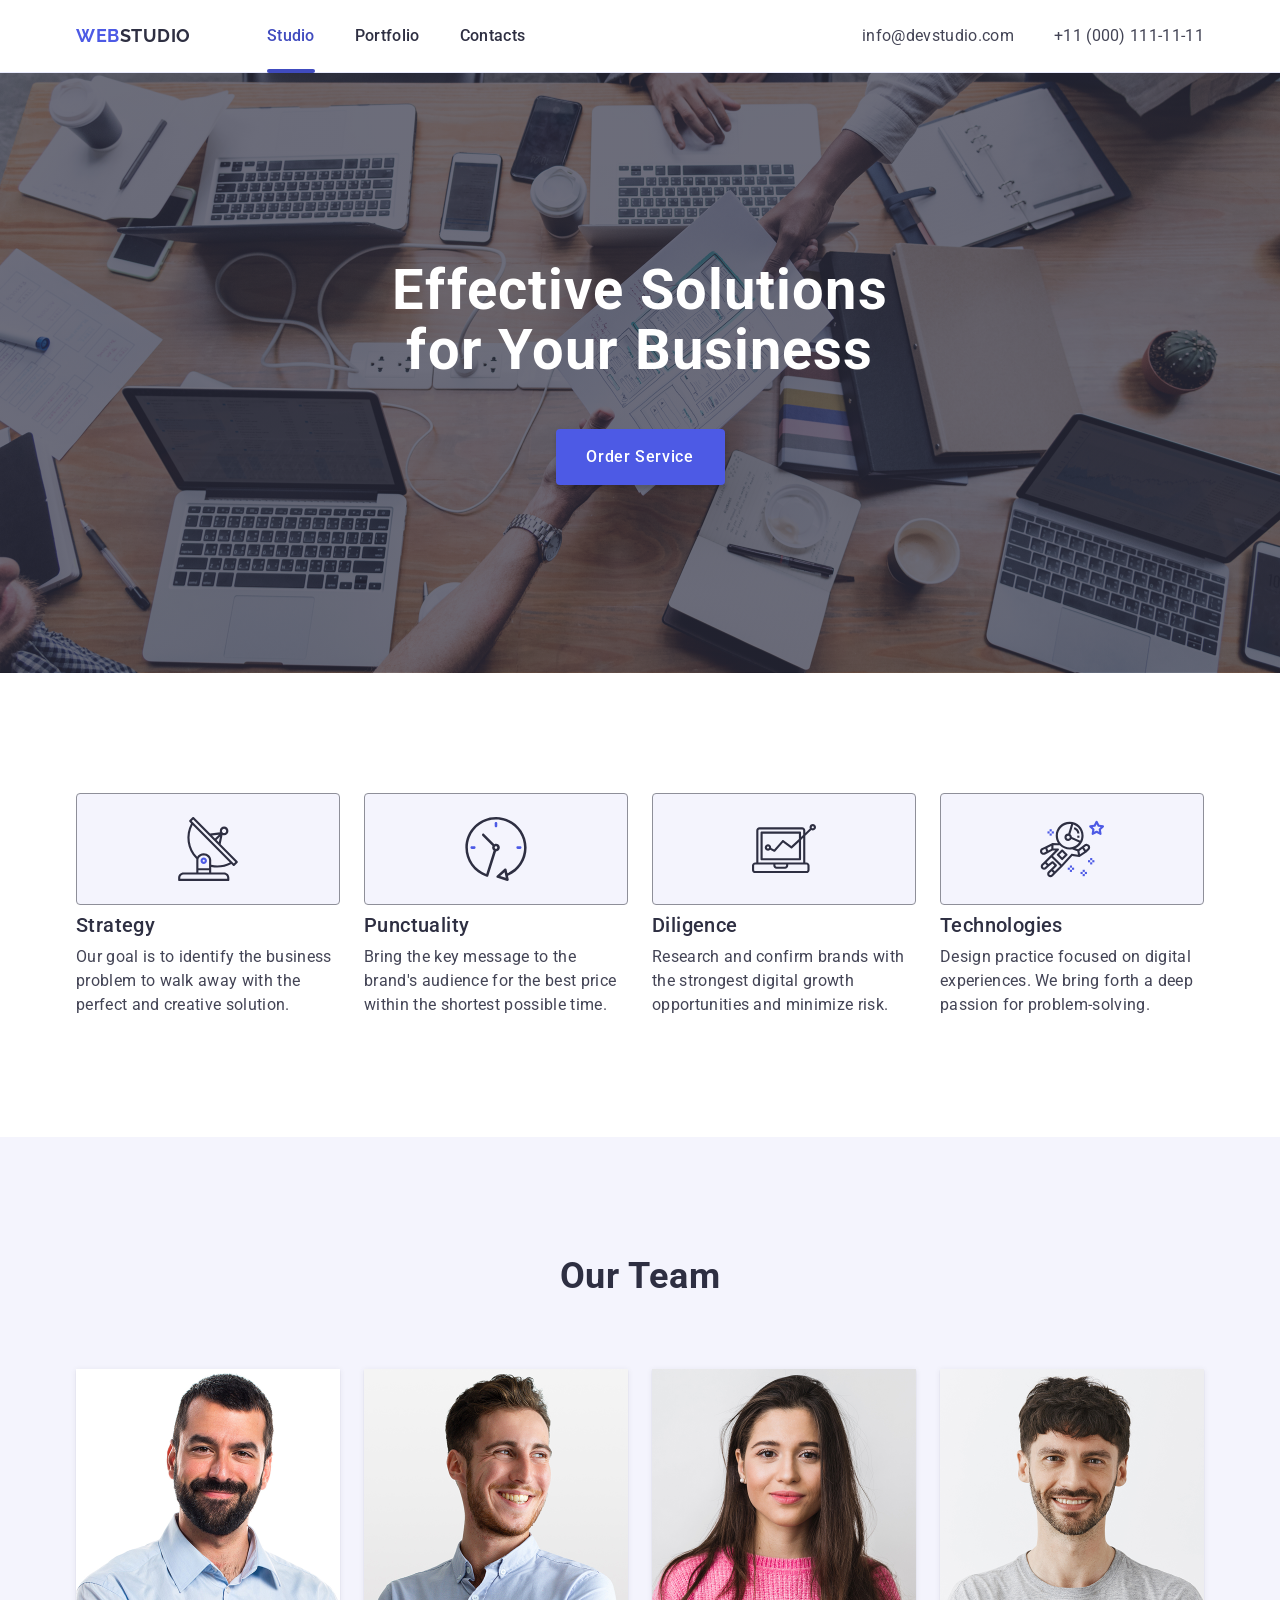
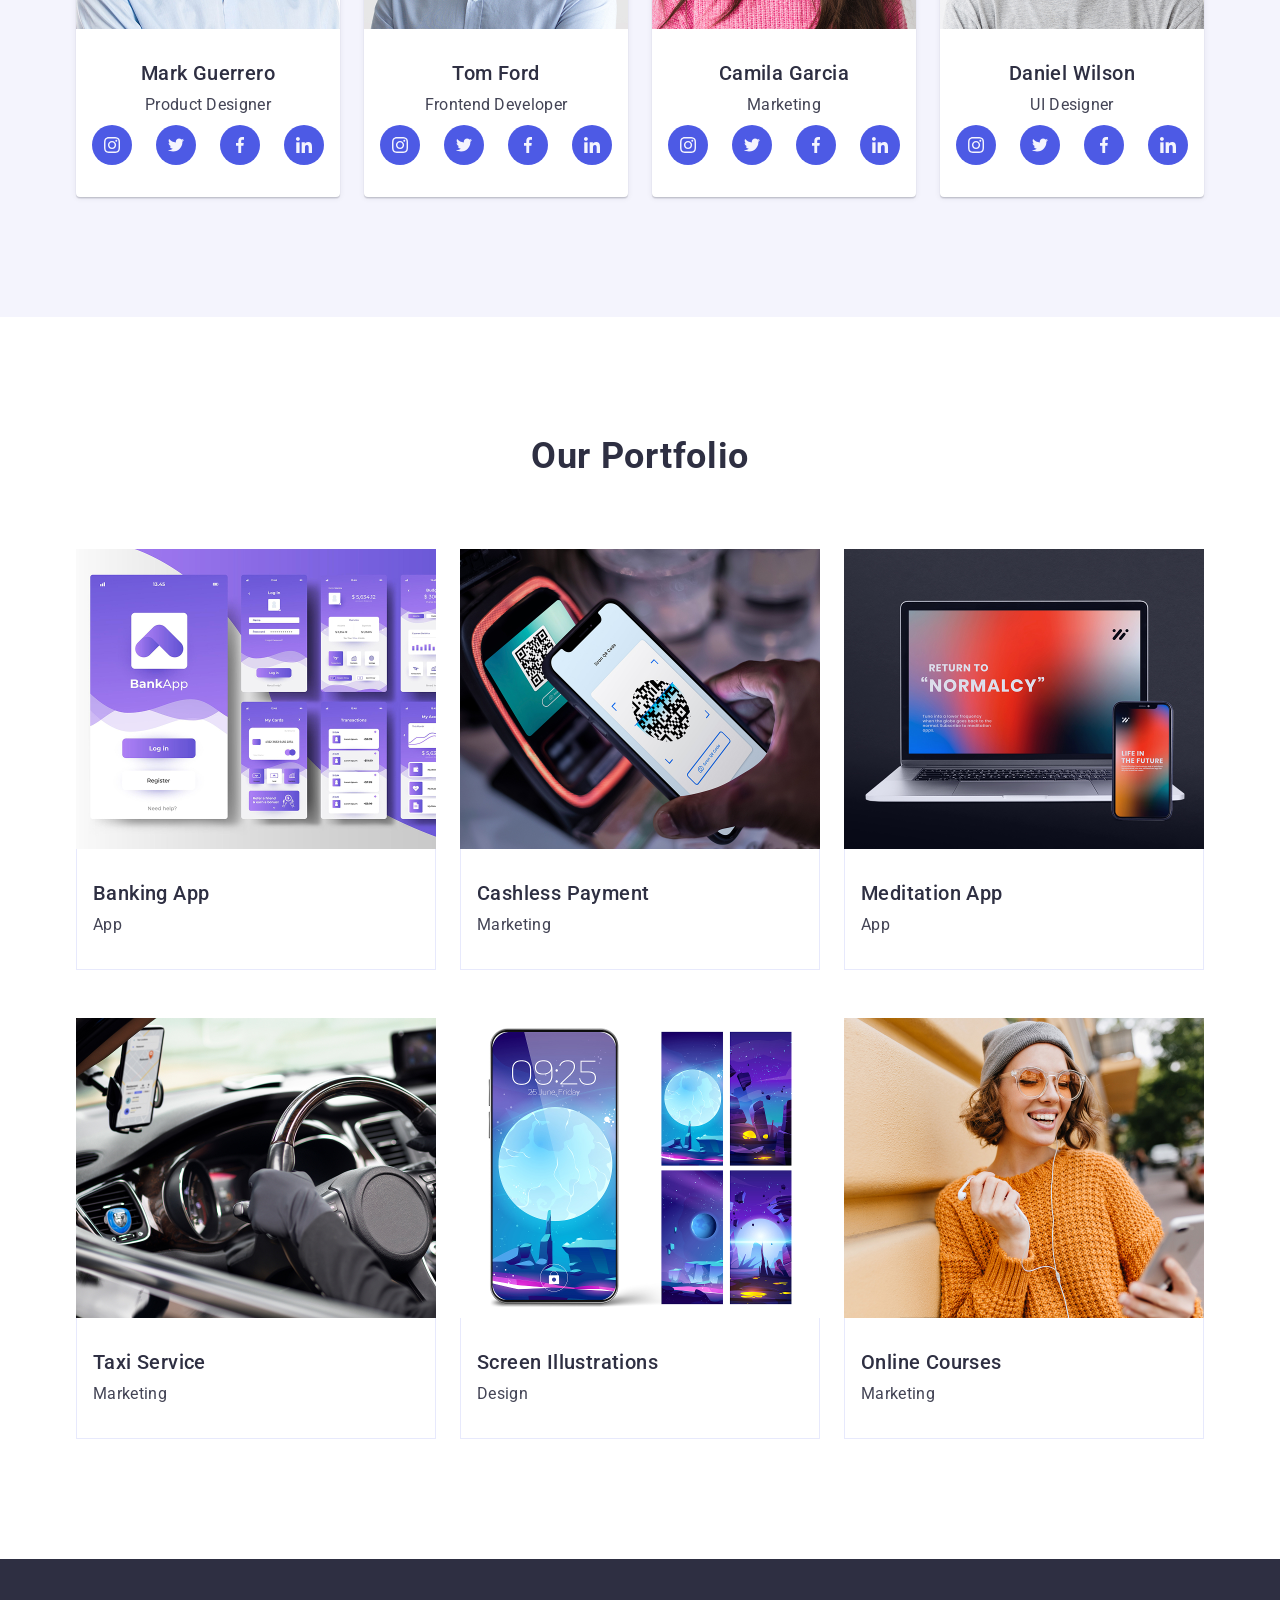
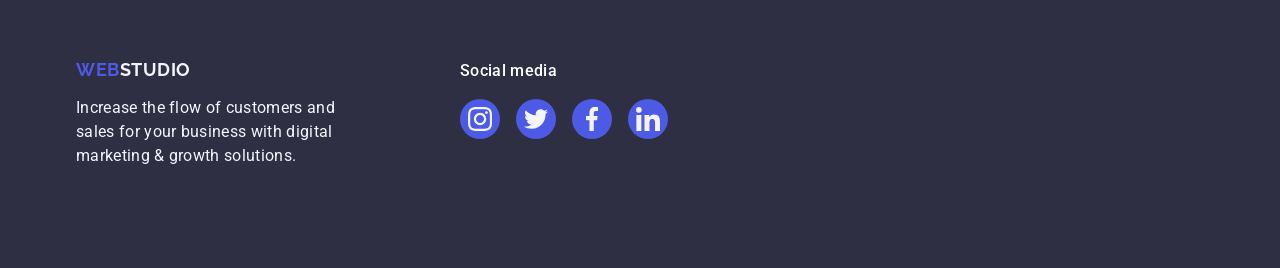
<file: index.html>
<!doctype html>
<html lang="en">
  <head>
    <meta charset="UTF-8" />
    <meta name="description" content="WebStudio welcoming page" />
    <title>WebStudio</title>
    <link
      rel="stylesheet"
      href="https://cdnjs.cloudflare.com/ajax/libs/modern-normalize/3.0.1/modern-normalize.min.css"
      integrity="sha512-q6WgHqiHlKyOqslT/lgBgodhd03Wp4BEqKeW6nNtlOY4quzyG3VoQKFrieaCeSnuVseNKRGpGeDU3qPmabCANg=="
      crossorigin="anonymous"
      referrerpolicy="no-referrer"
    />
    <link rel="preconnect" href="https://fonts.googleapis.com" />
    <link rel="preconnect" href="https://fonts.gstatic.com" crossorigin />
    <link
      href="https://fonts.googleapis.com/css2?family=Raleway:ital,wght@0,100..900;1,100..900&family=Roboto:ital,wght@0,100..900;1,100..900&display=swap"
      rel="stylesheet"
    />
    <link rel="stylesheet" href="./css/styles.css" />
  </head>
  <body class="page-body">
    <div class="page-container">
      <header class="page-header">
        <div class="container nav">
          <a class="logo-header" href="./index.html"
            >Web<span class="accent-logo">Studio</span></a
          >
          <div class="header-links">
            <nav class="page-nav">
              <ul class="nav-list">
                <li><a class="nav-link current" href="">Studio</a></li>
                <li><a class="nav-link" href="">Portfolio</a></li>
                <li><a class="nav-link" href="">Contacts</a></li>
              </ul>
            </nav>
            <address class="contacts">
              <ul class="address-list">
                <li>
                  <a class="contacts-link" href="mailto:info@devstudio.com"
                    >info@devstudio.com</a
                  >
                </li>
                <li>
                  <a class="contacts-link" href="tel:+110001111111"
                    >+11 (000) 111-11-11</a
                  >
                </li>
              </ul>
            </address>
          </div>
        </div>
      </header>
      <main class="main-container">
        <!--Order service section-->
        <section class="moto">
          <div class="container">
            <h1>Effective Solutions for Your Business</h1>
            <button class="button-order" type="button">Order Service</button>
          </div>
        </section>
        <!--Our features section-->
        <section class="features-sec">
          <div class="container">
            <h2 class="visually-hidden">Our Features</h2>
            <ul class="features-list">
              <li class="features-item">
                <div class="features-icon-box">
                  <svg class="antenna" width="64" height="64">
                    <use href="./images/icons.svg#antenna"></use>
                  </svg>
                </div>
                <h3>Strategy</h3>
                <p class="features-p">
                  Our goal is to identify the business problem to walk away with
                  the perfect and creative solution.
                </p>
              </li>
              <li class="features-item">
                <div class="features-icon-box">
                  <svg class="clock" width="64" height="64">
                  <use href="./images/icons.svg#clock"></use>
                  </svg>
                </div>
                <h3>Punctuality</h3>
                <p class="features-p">
                  Bring the key message to the brand's audience for the best
                  price within the shortest possible time.
                </p>
              </li>
              <li class="features-item">
                <div class="features-icon-box">
                  <svg class="pc" width="64" height="64">
                  <use href="./images/icons.svg#pc"></use>
                  </svg>
                </div>
                <h3>Diligence</h3>
                <p class="features-p">
                  Research and confirm brands with the strongest digital growth
                  opportunities and minimize risk.
                </p>
              </li>
              <li class="features-item">
                <div class="features-icon-box">
                  <svg class="astronaut" width="64" height="64">
                  <use href="./images/icons.svg#astronaut"></use>
                  </svg>
                </div>
                <h3>Technologies</h3>
                <p class="features-p">
                  Design practice focused on digital experiences. We bring forth
                  a deep passion for problem-solving.
                </p>
              </li>
            </ul>
          </div>
        </section>
        <!--Our team section-->
        <section class="team-sec">
          <div class="container team">
            <h2>Our Team</h2>
            <ul class="team-list">
              <li class="team-link">
                <img
                  src="./images/mark-g.jpg"
                  width="264"
                  height="260"
                  alt="partrait of Mark Guerrero"
                />
                <div class="card-name">
                  <h3 class="team-name">Mark Guerrero</h3>
                  <p class="team-position">Product Designer</p>
                  <ul class="social-ico">
                    <li class="icon">
                      <a href="" class="ico-link">
                          <svg class="instagram" width="16" height="16">
                            <use href="./images/icons.svg#instagram"></use>
                          </svg>
                      </a>
                    </li>
                    <li class="icon">
                      <a href="" class="ico-link">
                        <svg class="twitter" width="16" height="16">
                          <use href="./images/icons.svg#twitter"></use>
                        </svg>
                      </a>
                    </li>
                    <li class="icon">
                      <a href="" class="ico-link">
                        <svg class="facebook" width="16" height="16">
                          <use href="./images/icons.svg#facebook"></use>
                        </svg>
                      </a>
                    </li>
                    <li class="icon">
                      <a href="" class="ico-link">
                        <svg class="linkedin" width="16" height="16">
                          <use href="./images/icons.svg#linkedin"></use>
                        </svg>
                      </a>
                    </li>
                  </ul>
                </div>
              </li>
              <li class="team-link">
                <img
                  src="./images/tom-f.jpg"
                  width="264"
                  height="260"
                  alt="partrait of Tom Ford"
                />
                <div class="card-name">
                  <h3 class="team-name">Tom Ford</h3>
                  <p class="team-position">Frontend Developer</p>
                  <ul class="social-ico">
                    <li class="icon">
                      <a href="" class="ico-link">
                          <svg class="instagram" width="16" height="16">
                            <use href="./images/icons.svg#instagram"></use>
                          </svg>
                      </a>
                    </li>
                    <li class="icon">
                      <a href="" class="ico-link">
                        <svg class="twitter" width="16" height="16">
                          <use href="./images/icons.svg#twitter"></use>
                        </svg>
                      </a>
                    </li>
                    <li class="icon">
                      <a href="" class="ico-link">
                        <svg class="facebook" width="16" height="16">
                          <use href="./images/icons.svg#facebook"></use>
                        </svg>
                      </a>
                    </li>
                    <li class="icon">
                      <a href="" class="ico-link">
                        <svg class="linkedin" width="16" height="16">
                          <use href="./images/icons.svg#linkedin"></use>
                        </svg>
                      </a>
                    </li>
                  </ul>
                </div>
              </li>
              <li class="team-link">
                <img
                  src="./images/camila-g.jpg"
                  width="264"
                  height="260"
                  alt="partrait of Camila Garcia"
                />
                <div class="card-name">
                  <h3 class="team-name">Camila Garcia</h3>
                  <p class="team-position">Marketing</p>
                  <ul class="social-ico">
                    <li class="icon">
                      <a href="" class="ico-link">
                          <svg class="instagram" width="16" height="16">
                            <use href="./images/icons.svg#instagram"></use>
                          </svg>
                      </a>
                    </li>
                    <li class="icon">
                      <a href="" class="ico-link">
                        <svg class="twitter" width="16" height="16">
                          <use href="./images/icons.svg#twitter"></use>
                        </svg>
                      </a>
                    </li>
                    <li class="icon">
                      <a href="" class="ico-link">
                        <svg class="facebook" width="16" height="16">
                          <use href="./images/icons.svg#facebook"></use>
                        </svg>
                      </a>
                    </li>
                    <li class="icon">
                      <a href="" class="ico-link">
                        <svg class="linkedin" width="16" height="16">
                          <use href="./images/icons.svg#linkedin"></use>
                        </svg>
                      </a>
                    </li>
                  </ul>
                </div>
              </li>
              <li class="team-link">
                <img
                  src="./images/daniel-w.jpg"
                  width="264"
                  height="260"
                  alt="partrait of Daniel Wilson"
                />
                <div class="card-name">
                  <h3 class="team-name">Daniel Wilson</h3>
                  <p class="team-position">UI Designer</p>
                  <ul class="social-ico">
                    <li class="icon">
                      <a href="" class="ico-link">
                          <svg class="instagram" width="16" height="16">
                            <use href="./images/icons.svg#instagram"></use>
                          </svg>
                      </a>
                    </li>
                    <li class="icon">
                      <a href="" class="ico-link">
                        <svg class="twitter" width="16" height="16">
                          <use href="./images/icons.svg#twitter"></use>
                        </svg>
                      </a>
                    </li>
                    <li class="icon">
                      <a href="" class="ico-link">
                        <svg class="facebook" width="16" height="16">
                          <use href="./images/icons.svg#facebook"></use>
                        </svg>
                      </a>
                    </li>
                    <li class="icon">
                      <a href="" class="ico-link">
                        <svg class="linkedin" width="16" height="16">
                          <use href="./images/icons.svg#linkedin"></use>
                        </svg>
                      </a>
                    </li>
                  </ul>
                </div>
              </li>
            </ul>
          </div>
        </section>
        <!--Our portfolio section-->
        <section class="portfolio">
          <div class="container">
              <h2 class="portfolio-title">Our Portfolio</h2>
              <ul class="portfolio-list">
                <li class="portfolio-item">
                  <div class="portf-card">
                    <div class="portf-img-wrapper">
                      <img src="./images/app.jpg" width="360" height="300" alt="banking app" />
                      <div class="portf-overlay">
                        <p class="overlay-text">Detailed description for Banking App will go here later.</p>
                      </div>
                    </div>
                    <div class="portf-box">
                      <h3 class="portf-subtitle">Banking App</h3>
                      <p class="portf-text">App</p>
                    </div>
                  </div>
                </li>

                <li class="portfolio-item">
                  <div class="portf-card">
                    <div class="portf-img-wrapper">
                      <img src="./images/cashless.jpg" width="360" height="300" alt="phone near nfc reader" />
                      <div class="portf-overlay">
                        <p class="overlay-text">14 Stylish and User-Friendly App Design Concepts · Task Manager App · Calorie Tracker App · Exotic Fruit Ecommerce App · Cloud Storage App</p>
                      </div>
                    </div>
                    <div class="portf-box">
                      <h3 class="portf-subtitle">Cashless Payment</h3>
                      <p class="portf-text">Marketing</p>
                    </div>
                  </div>
                </li>

                <li class="portfolio-item">
                  <div class="portf-card">
                    <div class="portf-img-wrapper">
                      <img src="./images/meditation.jpg" width="360" height="300" alt="meditation app" />
                      <div class="portf-overlay">
                        <p class="overlay-text">Detailed description for Meditation App will go here later.</p>
                      </div>
                    </div>
                    <div class="portf-box">
                      <h3 class="portf-subtitle">Meditation App</h3>
                      <p class="portf-text">App</p>
                    </div>
                  </div>
                </li>

                <li class="portfolio-item">
                  <div class="portf-card">
                    <div class="portf-img-wrapper">
                      <img src="./images/taxi.jpg" width="360" height="300" alt="taxi driver hands" />
                      <div class="portf-overlay">
                        <p class="overlay-text">Detailed description for Taxi Service will go here later.</p>
                      </div>
                    </div>
                    <div class="portf-box">
                      <h3 class="portf-subtitle">Taxi Service</h3>
                      <p class="portf-text">Marketing</p>
                    </div>
                  </div>
                </li>

                <li class="portfolio-item">
                  <div class="portf-card">
                    <div class="portf-img-wrapper">
                      <img src="./images/screen.jpg" width="360" height="300" alt="phone screens" />
                      <div class="portf-overlay">
                        <p class="overlay-text">Detailed description for Screen Illustrations will go here later.</p>
                      </div>
                    </div>
                    <div class="portf-box">
                      <h3 class="portf-subtitle">Screen Illustrations</h3>
                      <p class="portf-text">Design</p>
                    </div>
                  </div>
                </li>

                <li class="portfolio-item">
                  <div class="portf-card">
                    <div class="portf-img-wrapper">
                      <img src="./images/online.jpg" width="360" height="300" alt="woman with phone" />
                      <div class="portf-overlay">
                        <p class="overlay-text">Detailed description for Online Courses will go here later.</p>
                      </div>
                    </div>
                    <div class="portf-box">
                      <h3 class="portf-subtitle">Online Courses</h3>
                      <p class="portf-text">Marketing</p>
                    </div>
                  </div>
                </li>
              </ul>
          </div>
        </section>
      </main>
      <footer class="page-footer">
        <div class="container">
          <div class="footer-logo-text">
              <a class="logo-footer" href="./index.html"
                >Web<span class="accent-logo-footer">Studio</span></a>
              <p class="p-footer">
                Increase the flow of customers and sales for your business with
                digital marketing & growth solutions.
              </p>
          </div>
          <div class="find-us">
              <p class="find-us-text">Social media</p>
              <ul class="social-ico-footer">
                    <li class="icon">
                      <a href="" class="ico-link">
                          <svg class="instagram" width="24" height="24">
                            <use href="./images/icons.svg#instagram"></use>
                          </svg>
                      </a>
                    </li>
                    <li class="icon">
                      <a href="" class="ico-link">
                        <svg class="twitter" width="24" height="24">
                          <use href="./images/icons.svg#twitter"></use>
                        </svg>
                      </a>
                    </li>
                    <li class="icon">
                      <a href="" class="ico-link">
                        <svg class="facebook" width="24" height="24">
                          <use href="./images/icons.svg#facebook"></use>
                        </svg>
                      </a>
                    </li>
                    <li class="icon">
                      <a href="" class="ico-link">
                        <svg class="linkedin" width="24" height="24">
                          <use href="./images/icons.svg#linkedin"></use>
                        </svg>
                      </a>
                    </li>
              </ul>
          </div>
        </div>
      </footer>
    </div>
  </body>
</html>
</file>
<file: css/styles.css>
*,
*::before,
*::after {
    box-sizing: border-box;
}


.logo-header {
    font-family: "Raleway", sans-serif;
    font-size: 18px;
    font-weight: 700;
    line-height: 1.17;
    letter-spacing: 0.03em;
    color: #4D5AE5; 
    text-transform: uppercase;
    display: block;
}

.logo-footer {
    font-family: "Raleway", sans-serif;
    font-size: 18px;
    font-weight: 700;
    line-height: 1.17;
    letter-spacing: 0.03em;
    color: #4d5ae5;
    text-transform: uppercase;
    display: inline-block;
    width: 115px;
    margin-bottom: 16px;
}

.accent-logo {
    color: #2E2F42;
}

.accent-logo-footer {
    color: #F4F4FD;
}


body {
    font-family: "Roboto", sans-serif;
    color: #2E2F42;
    font-size: 16px;
    line-height: 1.5;
    font-weight: 500;
    letter-spacing: 0.02em;
    background-color: #FFFFFF;
}

.page-container {
    min-height: 100vh;
    display: flex;
    flex-direction: column;
}

body {
    margin: 0;
}

.container {
    max-width: 1158px;
    margin: 0 auto;
    padding: 0 15px;
}

.page-header .container {
    display: flex;
    align-items: center;
}

.page-header {
    border-bottom: 1px solid #E7E9FC;
    box-shadow: 
        0 1px 6px 0 rgba(46, 47, 66, 0.08),
        0 1px 1px 0 rgba(46, 47, 66, 0.16),
        0 2px 1px 0 rgba(46, 47, 66, 0.08);
}

.header-links {
    display: flex;
    justify-content: space-between;
    margin-left: 76px;
    gap: 40px;
    flex-grow: 1;
}

.main-container {
    flex-grow: 1;
}

a {
    text-decoration: none;
    color: inherit;
    font-style: normal;
    transition: color 250ms cubic-bezier(0.4, 0, 0.2, 1);
}

.contacts {
    color: #434455;
    font-weight: 400;
}

address a:hover,
address a:focus {
    color: #404BBF;
}

.nav-link {
    font-weight: 500;
    padding: 24px 0;
    transition: color 250ms cubic-bezier(0.4, 0, 0.2, 1);
    position: relative;
}

.nav-link.current {
    color: #404BBF;
}

.nav-link.current::after {
    position: absolute;
    left: 0;
    bottom: -1px;
    content: "";
    background-color: #404BBF;
    border-radius: 2px;
    height: 4px;
    width: 100%;
}

.nav-list {
    display: flex;
    gap: 40px;
}

.nav-link,
.contacts-link {
    display: block;
}

.contacts-link {
    padding: 24px 0;
}

.address-list {
    display: flex;
    gap: 40px;
}

.nav-link:active {
    text-decoration: underline;
}

.nav-link:hover,
.nav-link:focus {
    color: #404BBF;
}


.moto {
    background-color: #2E2F42;
    padding: 188px 0;
    background-image: 
        linear-gradient(rgba(46, 47, 66, 0.7), rgba(46, 47, 66, 0.7)),
        url(../images/people-office-1.jpg);
    background-position: center;
    background-repeat: no-repeat;
    display: flex;
    flex-direction: column;
    justify-content: center;
    align-items: center;
    background-size: cover;
    margin: 0 auto;
    max-width: 1440px;
}

.social-ico {
    display: flex;
    flex-direction: row;
    gap: 24px;
    justify-content: center;
    align-items: center;
}

.social-ico-footer {
    display: flex;
    flex-direction: row;
    gap: 16px;
    justify-content: center;
    align-items: center;
}

.features-icon-box svg {
    fill: #2E2F42;
}

.ico-link svg {
    fill: currentColor;
}

.ico-link {
    display: flex;
    background-color: #4D5AE5;
    justify-content: center;
    align-items: center;
    color: #F4F4FD;
    fill: currentColor;
    border-radius: 50%;
    width: 40px;
    height: 40px;
    transition: background-color 250ms cubic-bezier(0.4, 0, 0.2, 1);
}

.ico-link:hover,
.ico-link:focus {
    background-color: #404BBF;
}

.moto .container {
    display: flex;
    flex-direction: column;
    align-items: center;
}

.moto h1 {
    max-width: 496px;
    padding-bottom: 48px;
}

.portfolio {
    padding: 120px 0;
}

h1,
h2,
h3,
h4,
h5,
h6,
p {
    margin-top: 0;
    margin-bottom: 0;
}

ul,
ol {
    margin-top: 0;
    margin-bottom: 0;
    padding-left: 0;
    list-style-type: none;
}

img {
    display: block;
    max-width: 100%;
}

h1 {
    color: #FFFFFF;
    font-weight: 700;
    line-height: 1.07;
    text-align: center;
    font-size: 56px;
    letter-spacing: 0.02em;
}

.button-order {
    background-color: #4D5AE5;
    color: #FFFFFF;
    font-weight: 500;
    font-size: 16px;
    line-height: 1.5;
    letter-spacing: 0.04em;
    cursor: pointer;
    width: 169px;
    padding-top: 16px;
    padding-bottom: 16px;
    border-radius: 4px;
    border: none;
    box-shadow: 0 4px 4px 0 rgba(0, 0, 0, 0.15);
    transition: 
        background-color 250ms cubic-bezier(0.4, 0, 0.2, 1), 
        color 250ms cubic-bezier(0.4, 0, 0.2, 1);
}

.button-order:hover,
.button-order:focus {
    background-color: #404BBF;
    color: #FFFFFF;
}

h2 {
    font-weight: 700;
    line-height: 1.11;
    font-size: 36px;
    text-align: center;
    letter-spacing: 0.02em;
}

h3 {
    font-size: 20px;
    font-weight: 500;
    line-height: 1.2;
    letter-spacing: 0.02em;
}

h2,
h3 {
    color: #2E2F42;
}

.features-list {
    display: flex;
    gap: 24px;
    padding: 0;
}

.visually-hidden {
    position: absolute;
    width: 1px;
    height: 1px;
    margin: -1px;
    border: 0;
    padding: 0;
    white-space: nowrap;
    clip-path: inset(100%);
    clip: rect(0 0 0 0);
    overflow: hidden;
}

.portf-card {
    transition: box-shadow 250ms cubic-bezier(0.4, 0, 0.2, 1);
}

.portf-card:hover {
    box-shadow: 
    0 2px 1px 0 rgba(46, 47, 66, 0.08),
    0 1px 1px 0 rgba(46, 47, 66, 0.16),
    0 1px 6px 0 rgba(46, 47, 66, 0.08);
}

.portf-img-wrapper {
    position: relative;
    overflow: hidden;
}

.portf-overlay {
    position: absolute;
    top: 0;
    left: 0;
    width: 100%;
    height: 100%;
    background-color: #4D5AE5;
    transform: translateY(100%);
    transition: transform 250ms cubic-bezier(0.4, 0, 0.2, 1);
}

.portf-card:hover .portf-overlay {
    transform: translateY(0);
}

.portf-overlay p {
    padding: 40px 32px;
    color: #F4F4FD;
    font-size: 16px;
    font-weight: 400;
    line-height: 1.5;
    letter-spacing: 0.02em;

}

.features-p {
    color: #434455;
    font-size: 16px;
    line-height: 1.5;
    font-weight: 400;
    letter-spacing: 0.02em;
}

.features-item {
    flex-basis: calc((100% - 72px) / 4);
}



.features-item h3 {
    padding-bottom: 8px;
}


.features-icon-box {
    display: flex;
    justify-content: center;
    align-items: center;
    width: 264px;
    height: 112px;
    border: 1px solid #8E8F99;
    background-color: #F4F4FD;
    border-radius: 4px;
    margin-bottom: 8px;
}

.features-icon-box svg {
    fill: #2E2F42;
}

.team-list {
    display: flex;
    gap: 24px;
    flex-wrap: wrap;
}

.team-sec {
    background-color: #F4F4FD;
    padding: 120px 0;
}

.team-sec h2 {
    padding-bottom: 72px;
}

.features-sec {
    padding: 120px 0;
}

.team-link {
    background-color: #FFFFFF;
    flex-basis: calc((100% - 72px) / 4);
    border-radius: 0 0 4px 4px;
    overflow: hidden;
    box-shadow: 
        0 2px 1px 0 rgba(46, 47, 66, 0.08), 
        0 1px 1px 0 rgba(46, 47, 66, 0.16), 
        0 1px 6px 0 rgba(46, 47, 66, 0.08);
}

.team-link img {
    object-fit: cover;
}

.card-name {
        padding: 32px 16px;
        text-align: center;
}

.team-name {
    padding-bottom: 8px;
}

.team-position {
    text-align: center;
    color: #434455;
    font-weight: 400;
    line-height: 1.5;
    letter-spacing: 0.02em;
    margin-bottom: 8px;
}

.portfolio-list {
    display: flex;
    gap: 24px;
    flex-wrap: wrap;
    row-gap: 48px;
}

.portfolio h2 {
    padding-bottom: 72px;
}

.portfolio-item {
    flex-basis: calc((100% - 48px) / 3);
}

.portf-box {
    border-bottom: 1px solid #E7E9FC;
    border-left: 1px solid #E7E9FC;
    border-right: 1px solid #E7E9FC;
    padding: 32px 16px;
}

.portfolio-item h3 {
    padding-bottom: 8px;
}

.portf-text {
    font-size: 16px;
    line-height: 1.5;
    letter-spacing: 0.02em;
    color: #434455;
    font-weight: 400;
}

.page-footer {
    background-color: #2E2F42;
    color: #F4F4FD;
    font-weight: 400;
    padding: 100px 0;
}

.p-footer {
    line-height: 1.5;
    letter-spacing: 0.02em;
    color: #F4F4FD;
    display: block;
    max-width: 264px;
}

.page-footer .container {
    display: flex;
    flex-direction: row;
    align-items: baseline;
    gap: 120px;
}

.find-us-text {
    font-weight: 500;
    margin-bottom: 16px;
    color: #FFFFFF;
}

.page-footer .ico-link:hover,
.page-footer .ico-link:focus {
    background-color: #31D0AA;
}
</file>
